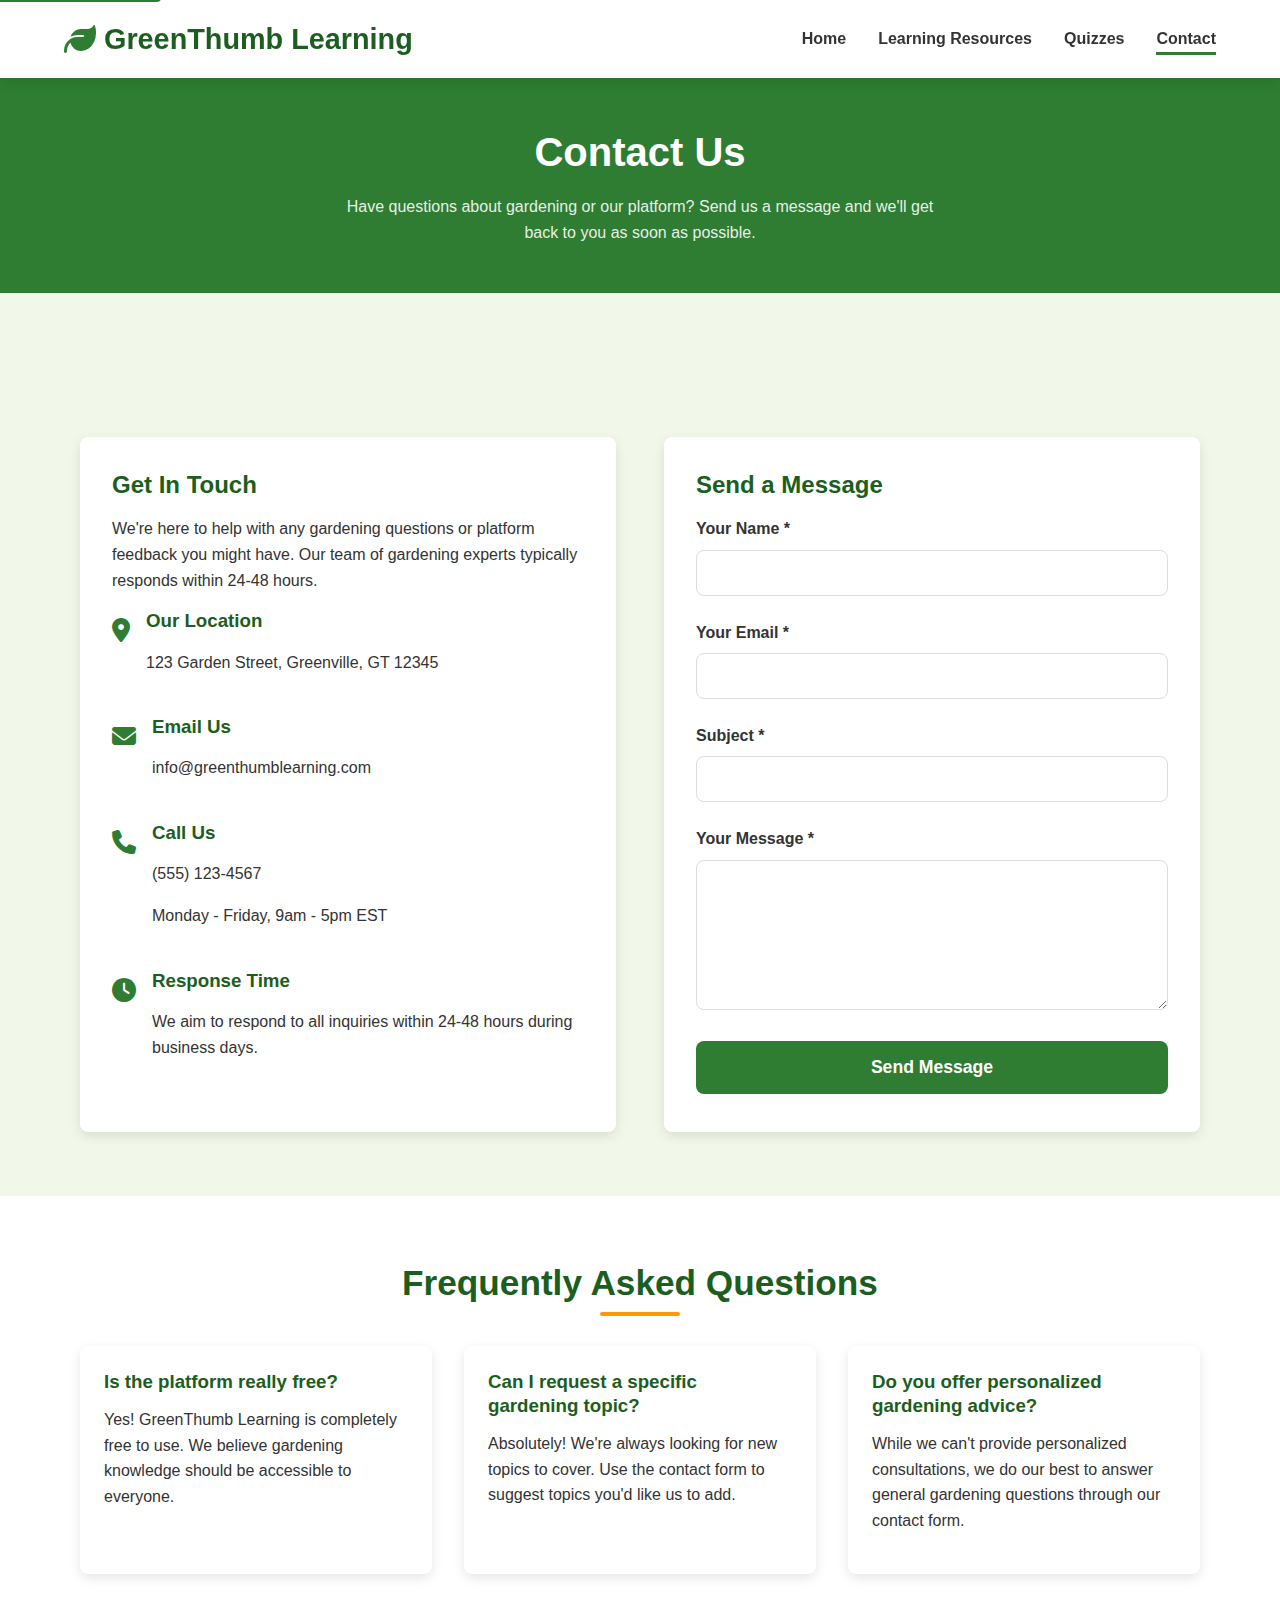
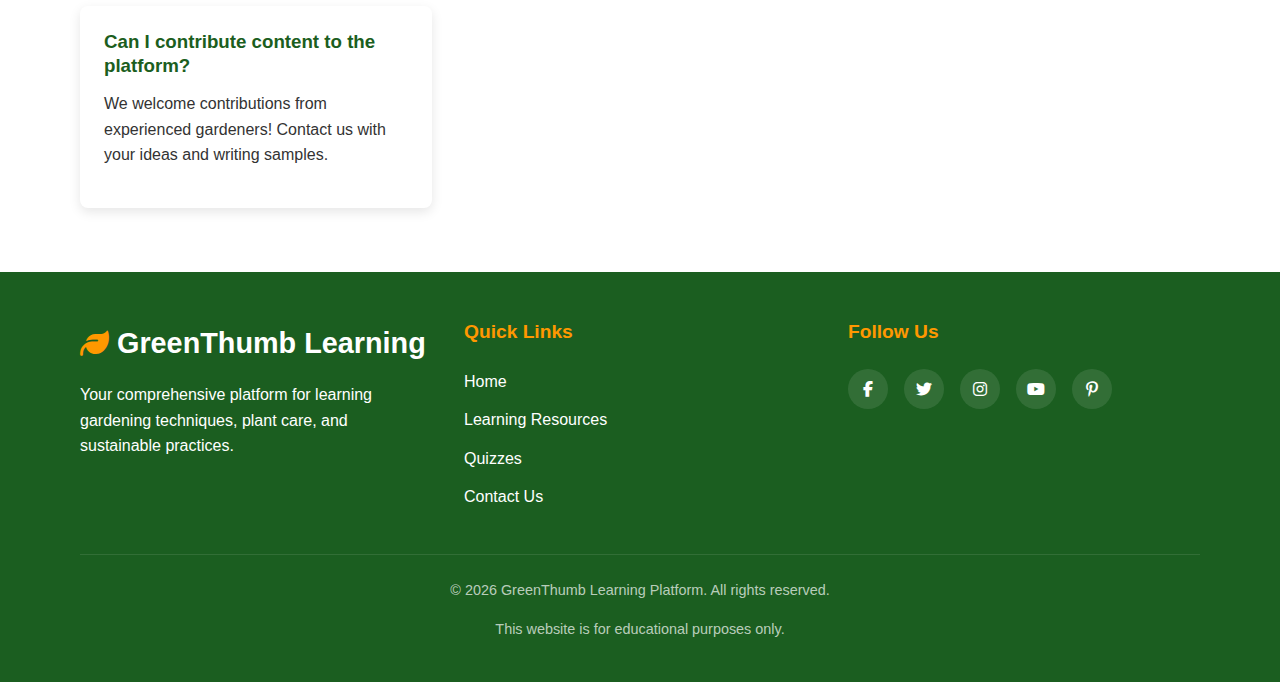
<file: my web brief website/contact.html>
<!DOCTYPE html>
<html lang="en">
<head>
    <meta charset="UTF-8">
    <meta name="viewport" content="width=device-width, initial-scale=1.0">
    <meta name="description" content="Contact GreenThumb Learning with your gardening questions, feedback, or requests">
    <title>Contact Us | GreenThumb Learning</title>
    <link rel="stylesheet" href="https://cdnjs.cloudflare.com/ajax/libs/font-awesome/6.4.0/css/all.min.css">
    <link rel="stylesheet" href="style.css">
    <link rel="icon" type="image/x-icon" href="data:image/svg+xml,<svg xmlns=%22http://www.w3.org/2000/svg%22 viewBox=%220 0 100 100%22><text y=%22.9em%22 font-size=%2290%22>🌱</text></svg>">
</head>
<body>
    <!-- Skip to content link for accessibility -->
    <a href="#main-content" class="skip-to-content">Skip to main content</a>

    <!-- Header with sticky navigation -->
    <header>
        <div class="container header-container">
            <a href="index.html" class="logo">
                <i class="fas fa-leaf"></i>
                GreenThumb Learning
            </a>
            
            <button class="mobile-toggle" id="mobile-toggle" aria-label="Toggle navigation menu">
                <i class="fas fa-bars"></i>
            </button>
            
            <nav>
                <ul class="nav-links" id="nav-links">
                    <li><a href="index.html">Home</a></li>
                    <li><a href="resources.html">Learning Resources</a></li>
                    <li><a href="quizzes.html">Quizzes</a></li>
                    <li><a href="contact.html" class="active">Contact</a></li>
                </ul>
            </nav>
        </div>
    </header>

    <!-- Main content area -->
    <main id="main-content">
        <!-- Page header -->
        <section class="page-header">
            <div class="container">
                <h1>Contact Us</h1>
                <p>Have questions about gardening or our platform? Send us a message and we'll get back to you as soon as possible.</p>
            </div>
        </section>

        <!-- Contact section -->
        <section class="section">
            <div class="container">
                <div class="contact-container">
                    <div class="contact-info">
                        <h2>Get In Touch</h2>
                        <p>We're here to help with any gardening questions or platform feedback you might have. Our team of gardening experts typically responds within 24-48 hours.</p>
                        
                        <div class="contact-item">
                            <div class="contact-icon">
                                <i class="fas fa-map-marker-alt"></i>
                            </div>
                            <div>
                                <h3>Our Location</h3>
                                <p>123 Garden Street, Greenville, GT 12345</p>
                            </div>
                        </div>
                        
                        <div class="contact-item">
                            <div class="contact-icon">
                                <i class="fas fa-envelope"></i>
                            </div>
                            <div>
                                <h3>Email Us</h3>
                                <p>info@greenthumblearning.com</p>
                            </div>
                        </div>
                        
                        <div class="contact-item">
                            <div class="contact-icon">
                                <i class="fas fa-phone"></i>
                            </div>
                            <div>
                                <h3>Call Us</h3>
                                <p>(555) 123-4567</p>
                                <p>Monday - Friday, 9am - 5pm EST</p>
                            </div>
                        </div>
                        
                        <div class="contact-item">
                            <div class="contact-icon">
                                <i class="fas fa-clock"></i>
                            </div>
                            <div>
                                <h3>Response Time</h3>
                                <p>We aim to respond to all inquiries within 24-48 hours during business days.</p>
                            </div>
                        </div>
                    </div>
                    
                    <div class="contact-form">
                        <h2>Send a Message</h2>
                        <form id="contact-form">
                            <div class="form-group">
                                <label for="name" class="form-label">Your Name *</label>
                                <input type="text" id="name" class="form-control" required>
                                <div class="error-message" id="name-error">Please enter your name.</div>
                            </div>
                            
                            <div class="form-group">
                                <label for="email" class="form-label">Your Email *</label>
                                <input type="email" id="email" class="form-control" required>
                                <div class="error-message" id="email-error">Please enter a valid email address.</div>
                            </div>
                            
                            <div class="form-group">
                                <label for="subject" class="form-label">Subject *</label>
                                <input type="text" id="subject" class="form-control" required>
                                <div class="error-message" id="subject-error">Please enter a subject.</div>
                            </div>
                            
                            <div class="form-group">
                                <label for="message" class="form-label">Your Message *</label>
                                <textarea id="message" class="form-control" required></textarea>
                                <div class="error-message" id="message-error">Please enter your message.</div>
                            </div>
                            
                            <button type="submit" class="btn form-submit">Send Message</button>
                        </form>
                    </div>
                </div>
            </div>
        </section>

        <!-- FAQ section -->
        <section class="section" style="background-color: var(--white);">
            <div class="container">
                <h2 class="section-title">Frequently Asked Questions</h2>
                <div class="topics-grid">
                    <div class="topic-card">
                        <div class="topic-content">
                            <h3>Is the platform really free?</h3>
                            <p>Yes! GreenThumb Learning is completely free to use. We believe gardening knowledge should be accessible to everyone.</p>
                        </div>
                    </div>
                    <div class="topic-card">
                        <div class="topic-content">
                            <h3>Can I request a specific gardening topic?</h3>
                            <p>Absolutely! We're always looking for new topics to cover. Use the contact form to suggest topics you'd like us to add.</p>
                        </div>
                    </div>
                    <div class="topic-card">
                        <div class="topic-content">
                            <h3>Do you offer personalized gardening advice?</h3>
                            <p>While we can't provide personalized consultations, we do our best to answer general gardening questions through our contact form.</p>
                        </div>
                    </div>
                    <div class="topic-card">
                        <div class="topic-content">
                            <h3>Can I contribute content to the platform?</h3>
                            <p>We welcome contributions from experienced gardeners! Contact us with your ideas and writing samples.</p>
                        </div>
                    </div>
                </div>
            </div>
        </section>
    </main>

    <!-- Modal for detailed topic information -->
    <div class="modal-overlay" id="topic-modal">
        <div class="modal">
            <button class="modal-close" id="modal-close" aria-label="Close modal">&times;</button>
            <div class="modal-content" id="modal-content">
                <!-- Modal content will be populated by JavaScript -->
            </div>
        </div>
    </div>

    <!-- Footer -->
    <footer>
        <div class="container">
            <div class="footer-container">
                <div class="footer-about">
                    <div class="footer-logo">
                        <i class="fas fa-leaf"></i>
                        GreenThumb Learning
                    </div>
                    <p>Your comprehensive platform for learning gardening techniques, plant care, and sustainable practices.</p>
                </div>
                
                <div class="footer-links">
                    <h3>Quick Links</h3>
                    <ul>
                        <li><a href="index.html">Home</a></li>
                        <li><a href="resources.html">Learning Resources</a></li>
                        <li><a href="quizzes.html">Quizzes</a></li>
                        <li><a href="contact.html">Contact Us</a></li>
                    </ul>
                </div>
                
                <div class="footer-social">
                    <h3>Follow Us</h3>
                    <div class="social-icons">
                        <a href="#" aria-label="Facebook"><i class="fab fa-facebook-f"></i></a>
                        <a href="#" aria-label="Twitter"><i class="fab fa-twitter"></i></a>
                        <a href="#" aria-label="Instagram"><i class="fab fa-instagram"></i></a>
                        <a href="#" aria-label="YouTube"><i class="fab fa-youtube"></i></a>
                        <a href="#" aria-label="Pinterest"><i class="fab fa-pinterest-p"></i></a>
                    </div>
                </div>
            </div>
            
            <div class="copyright">
                <p>&copy; 2026 GreenThumb Learning Platform. All rights reserved.</p>
                <p>This website is for educational purposes only.</p>
            </div>
        </div>
    </footer>

    <script src="script.js"></script>
</body>
</html>
</file>
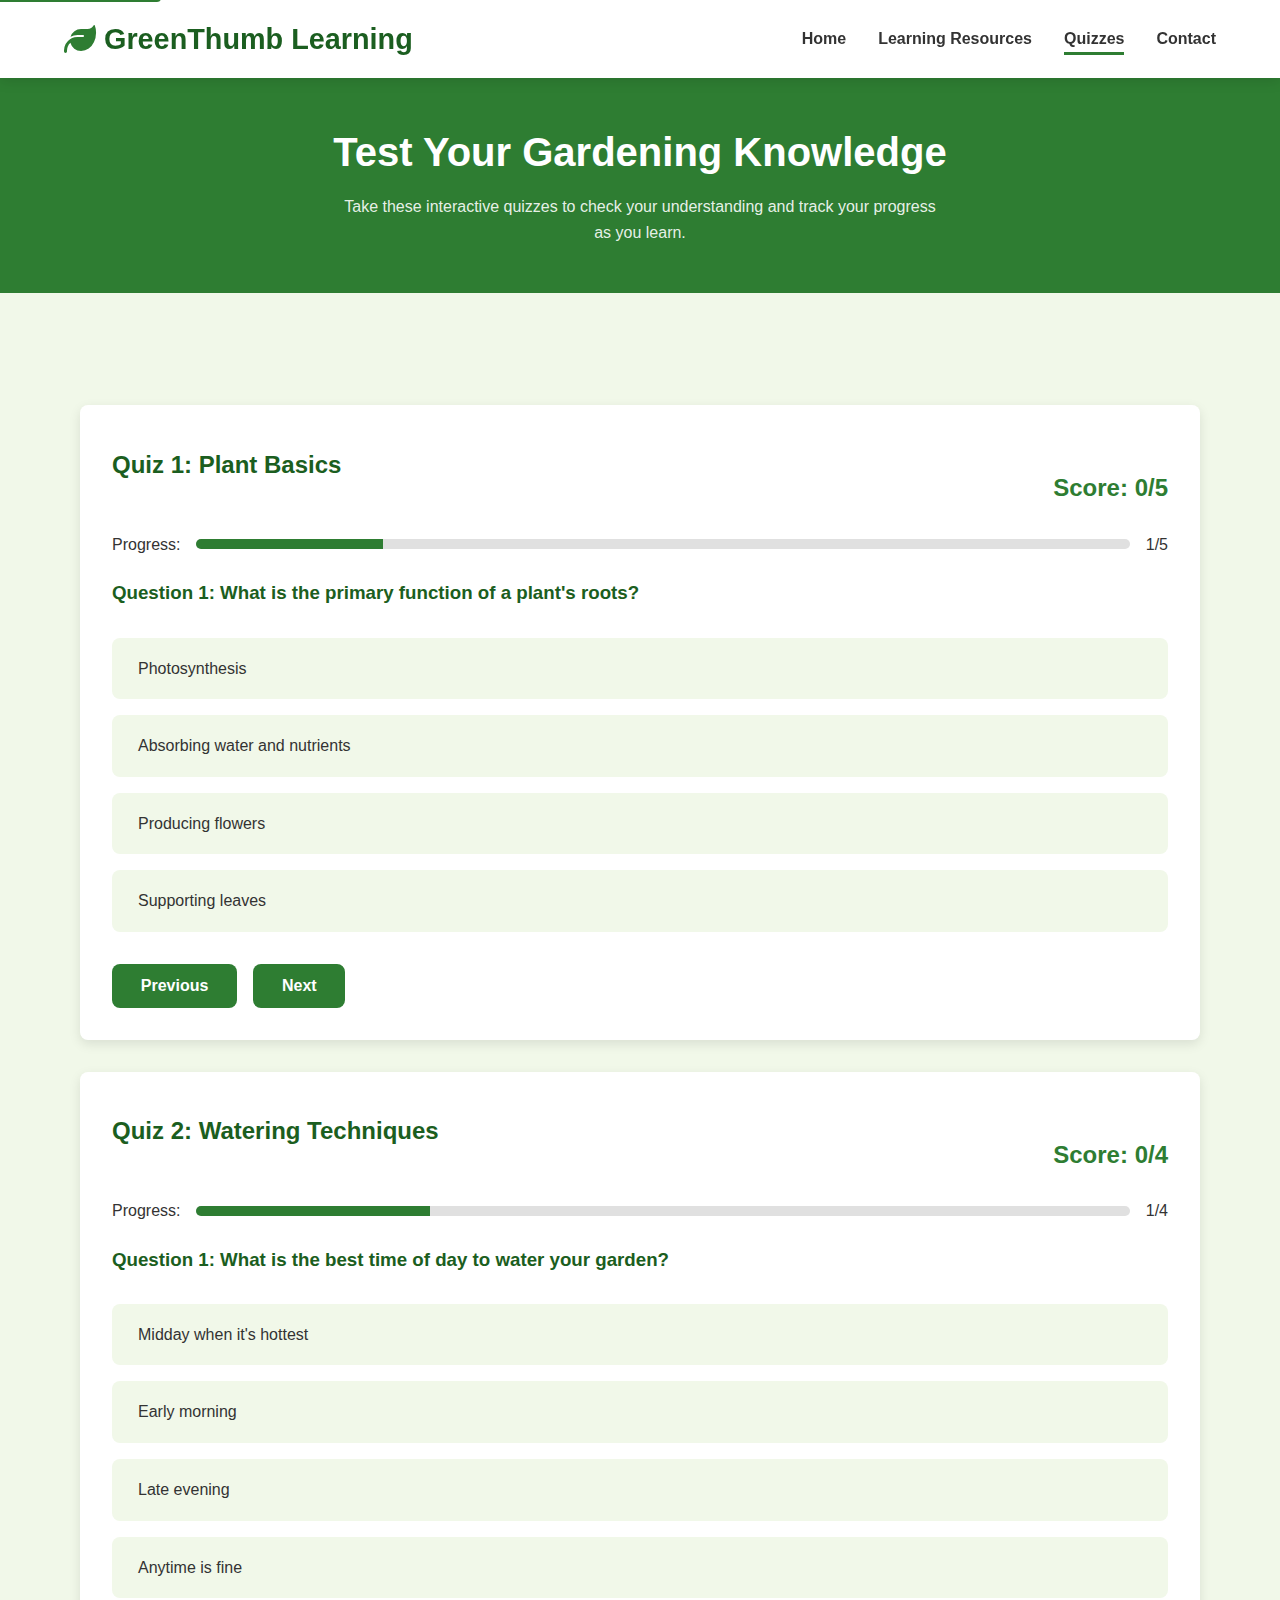
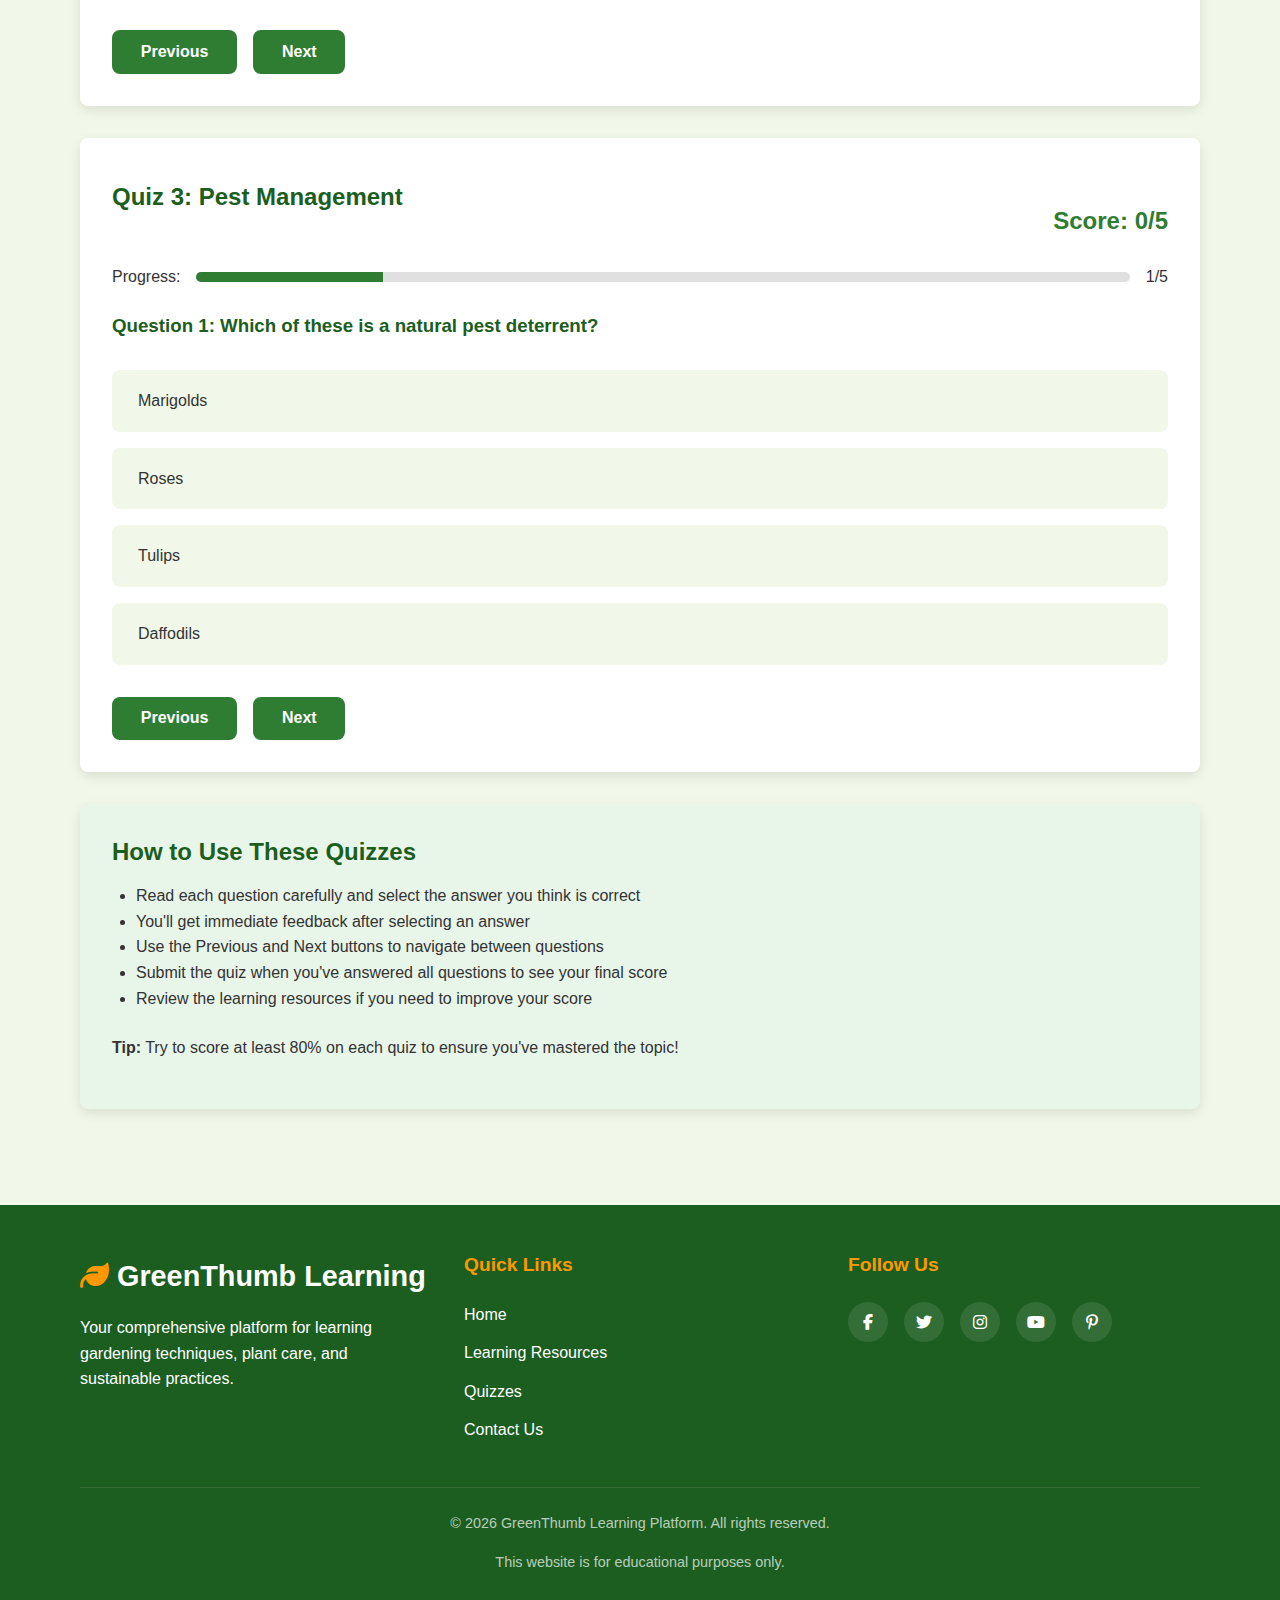
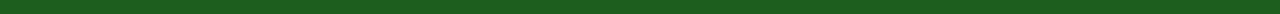
<file: my web brief website/quizzes.html>
<!DOCTYPE html>
<html lang="en">
<head>
    <meta charset="UTF-8">
    <meta name="viewport" content="width=device-width, initial-scale=1.0">
    <meta name="description" content="Test your gardening knowledge with interactive quizzes on plant basics, watering techniques, and pest management">
    <title>Gardening Quizzes | GreenThumb Learning</title>
    <link rel="stylesheet" href="https://cdnjs.cloudflare.com/ajax/libs/font-awesome/6.4.0/css/all.min.css">
    <link rel="stylesheet" href="style.css">
    <link rel="icon" type="image/x-icon" href="data:image/svg+xml,<svg xmlns=%22http://www.w3.org/2000/svg%22 viewBox=%220 0 100 100%22><text y=%22.9em%22 font-size=%2290%22>🌱</text></svg>">
</head>
<body>
    <!-- Skip to content link for accessibility -->
    <a href="#main-content" class="skip-to-content">Skip to main content</a>

    <!-- Header with sticky navigation -->
    <header>
        <div class="container header-container">
            <a href="index.html" class="logo">
                <i class="fas fa-leaf"></i>
                GreenThumb Learning
            </a>
            
            <button class="mobile-toggle" id="mobile-toggle" aria-label="Toggle navigation menu">
                <i class="fas fa-bars"></i>
            </button>
            
            <nav>
                <ul class="nav-links" id="nav-links">
                    <li><a href="index.html">Home</a></li>
                    <li><a href="resources.html">Learning Resources</a></li>
                    <li><a href="quizzes.html" class="active">Quizzes</a></li>
                    <li><a href="contact.html">Contact</a></li>
                </ul>
            </nav>
        </div>
    </header>

    <!-- Main content area -->
    <main id="main-content">
        <!-- Page header -->
        <section class="page-header">
            <div class="container">
                <h1>Test Your Gardening Knowledge</h1>
                <p>Take these interactive quizzes to check your understanding and track your progress as you learn.</p>
            </div>
        </section>

        <!-- Quizzes section -->
        <section class="section">
            <div class="container">
                <!-- Quiz 1: Plant Basics -->
                <div class="quiz-section" id="quiz-1">
                    <div class="quiz-header">
                        <h2>Quiz 1: Plant Basics</h2>
                        <div class="score-display">Score: <span id="score-1">0</span>/5</div>
                    </div>
                    <div class="quiz-progress">
                        <span>Progress:</span>
                        <div class="progress-bar">
                            <div class="progress-fill" id="progress-1"></div>
                        </div>
                        <span id="progress-text-1">0/5</span>
                    </div>
                    <div class="question-container">
                        <h3 id="question-1">Question 1: What is the primary function of a plant's roots?</h3>
                    </div>
                    <div class="options-container" id="options-1">
                        <!-- Options will be populated by JavaScript -->
                    </div>
                    <div class="quiz-feedback" id="feedback-1"></div>
                    <div class="quiz-navigation">
                        <button class="btn" id="prev-1" disabled>Previous</button>
                        <button class="btn" id="next-1">Next</button>
                        <button class="btn btn-secondary" id="submit-1" style="display: none;">Submit Quiz</button>
                    </div>
                </div>

                <!-- Quiz 2: Watering Techniques -->
                <div class="quiz-section" id="quiz-2">
                    <div class="quiz-header">
                        <h2>Quiz 2: Watering Techniques</h2>
                        <div class="score-display">Score: <span id="score-2">0</span>/4</div>
                    </div>
                    <div class="quiz-progress">
                        <span>Progress:</span>
                        <div class="progress-bar">
                            <div class="progress-fill" id="progress-2"></div>
                        </div>
                        <span id="progress-text-2">0/4</span>
                    </div>
                    <div class="question-container">
                        <h3 id="question-2">Question 1: What is the best time of day to water your garden?</h3>
                    </div>
                    <div class="options-container" id="options-2">
                        <!-- Options will be populated by JavaScript -->
                    </div>
                    <div class="quiz-feedback" id="feedback-2"></div>
                    <div class="quiz-navigation">
                        <button class="btn" id="prev-2" disabled>Previous</button>
                        <button class="btn" id="next-2">Next</button>
                        <button class="btn btn-secondary" id="submit-2" style="display: none;">Submit Quiz</button>
                    </div>
                </div>

                <!-- Quiz 3: Pest Management -->
                <div class="quiz-section" id="quiz-3">
                    <div class="quiz-header">
                        <h2>Quiz 3: Pest Management</h2>
                        <div class="score-display">Score: <span id="score-3">0</span>/5</div>
                    </div>
                    <div class="quiz-progress">
                        <span>Progress:</span>
                        <div class="progress-bar">
                            <div class="progress-fill" id="progress-3"></div>
                        </div>
                        <span id="progress-text-3">0/5</span>
                    </div>
                    <div class="question-container">
                        <h3 id="question-3">Question 1: Which of these is a natural pest deterrent?</h3>
                    </div>
                    <div class="options-container" id="options-3">
                        <!-- Options will be populated by JavaScript -->
                    </div>
                    <div class="quiz-feedback" id="feedback-3"></div>
                    <div class="quiz-navigation">
                        <button class="btn" id="prev-3" disabled>Previous</button>
                        <button class="btn" id="next-3">Next</button>
                        <button class="btn btn-secondary" id="submit-3" style="display: none;">Submit Quiz</button>
                    </div>
                </div>

                <!-- Quiz instructions -->
                <div class="quiz-section" style="background-color: #E8F5E9;">
                    <h2>How to Use These Quizzes</h2>
                    <ul style="margin-left: 1.5rem; margin-bottom: 1.5rem;">
                        <li>Read each question carefully and select the answer you think is correct</li>
                        <li>You'll get immediate feedback after selecting an answer</li>
                        <li>Use the Previous and Next buttons to navigate between questions</li>
                        <li>Submit the quiz when you've answered all questions to see your final score</li>
                        <li>Review the learning resources if you need to improve your score</li>
                    </ul>
                    <p><strong>Tip:</strong> Try to score at least 80% on each quiz to ensure you've mastered the topic!</p>
                </div>
            </div>
        </section>
    </main>

    <!-- Modal for detailed topic information -->
    <div class="modal-overlay" id="topic-modal">
        <div class="modal">
            <button class="modal-close" id="modal-close" aria-label="Close modal">&times;</button>
            <div class="modal-content" id="modal-content">
                <!-- Modal content will be populated by JavaScript -->
            </div>
        </div>
    </div>

    <!-- Footer -->
    <footer>
        <div class="container">
            <div class="footer-container">
                <div class="footer-about">
                    <div class="footer-logo">
                        <i class="fas fa-leaf"></i>
                        GreenThumb Learning
                    </div>
                    <p>Your comprehensive platform for learning gardening techniques, plant care, and sustainable practices.</p>
                </div>
                
                <div class="footer-links">
                    <h3>Quick Links</h3>
                    <ul>
                        <li><a href="index.html">Home</a></li>
                        <li><a href="resources.html">Learning Resources</a></li>
                        <li><a href="quizzes.html">Quizzes</a></li>
                        <li><a href="contact.html">Contact Us</a></li>
                    </ul>
                </div>
                
                <div class="footer-social">
                    <h3>Follow Us</h3>
                    <div class="social-icons">
                        <a href="#" aria-label="Facebook"><i class="fab fa-facebook-f"></i></a>
                        <a href="#" aria-label="Twitter"><i class="fab fa-twitter"></i></a>
                        <a href="#" aria-label="Instagram"><i class="fab fa-instagram"></i></a>
                        <a href="#" aria-label="YouTube"><i class="fab fa-youtube"></i></a>
                        <a href="#" aria-label="Pinterest"><i class="fab fa-pinterest-p"></i></a>
                    </div>
                </div>
            </div>
            
            <div class="copyright">
                <p>&copy; 2026 GreenThumb Learning Platform. All rights reserved.</p>
                <p>This website is for educational purposes only.</p>
            </div>
        </div>
    </footer>

    <script src="script.js"></script>
</body>
</html>
</file>
<file: my web brief website/style.css>
/* ===== CSS RESET & GLOBAL STYLES ===== */
* {
    margin: 0;
    padding: 0;
    box-sizing: border-box;
}

:root {
    --primary-color: #2E7D32;
    --secondary-color: #4CAF50;
    --accent-color: #FF9800;
    --light-color: #F1F8E9;
    --dark-color: #1B5E20;
    --text-color: #333;
    --text-light: #777;
    --white: #FFFFFF;
    --shadow: 0 4px 12px rgba(0, 0, 0, 0.1);
    --border-radius: 8px;
    --transition: all 0.3s ease;
}

html {
    scroll-behavior: smooth;
}

body {
    font-family: 'Segoe UI', Tahoma, Geneva, Verdana, sans-serif;
    line-height: 1.6;
    color: var(--text-color);
    background-color: var(--light-color);
    min-height: 100vh;
    display: flex;
    flex-direction: column;
}

h1, h2, h3, h4 {
    color: var(--dark-color);
    line-height: 1.3;
    margin-bottom: 1rem;
}

p {
    margin-bottom: 1rem;
}

a {
    text-decoration: none;
    color: inherit;
}

img {
    max-width: 100%;
    height: auto;
    display: block;
}

.container {
    width: 90%;
    max-width: 1200px;
    margin: 0 auto;
    padding: 0 1rem;
}

.section {
    padding: 4rem 0;
}

.btn {
    display: inline-block;
    padding: 0.8rem 1.8rem;
    background-color: var(--primary-color);
    color: var(--white);
    border: none;
    border-radius: var(--border-radius);
    cursor: pointer;
    font-weight: 600;
    transition: var(--transition);
    text-align: center;
    font-size: 1rem;
}

.btn:hover {
    background-color: var(--dark-color);
    transform: translateY(-3px);
    box-shadow: var(--shadow);
}

.btn-secondary {
    background-color: var(--accent-color);
    color: var(--dark-color);
}

.btn-secondary:hover {
    background-color: #F57C00;
}

.section-title {
    text-align: center;
    font-size: 2.2rem;
    margin-bottom: 2.5rem;
    position: relative;
}

.section-title::after {
    content: '';
    position: absolute;
    width: 80px;
    height: 4px;
    background-color: var(--accent-color);
    bottom: -10px;
    left: 50%;
    transform: translateX(-50%);
    border-radius: 2px;
}

/* ===== ACCESSIBILITY UTILITIES ===== */
.sr-only {
    position: absolute;
    width: 1px;
    height: 1px;
    padding: 0;
    margin: -1px;
    overflow: hidden;
    clip: rect(0, 0, 0, 0);
    white-space: nowrap;
    border: 0;
}

.skip-to-content {
    position: absolute;
    top: -40px;
    left: 0;
    background: var(--primary-color);
    color: white;
    padding: 8px;
    z-index: 1001;
    transition: top 0.3s;
    border-radius: 0 0 4px 0;
}

.skip-to-content:focus {
    top: 0;
}

/* ===== HEADER & NAVIGATION ===== */
header {
    background-color: var(--white);
    box-shadow: var(--shadow);
    position: sticky;
    top: 0;
    z-index: 1000;
    transition: var(--transition);
}

.header-container {
    display: flex;
    justify-content: space-between;
    align-items: center;
    padding: 1rem 0;
}

.logo {
    display: flex;
    align-items: center;
    font-size: 1.8rem;
    font-weight: 700;
    color: var(--dark-color);
}

.logo i {
    color: var(--primary-color);
    margin-right: 0.5rem;
    font-size: 2rem;
}

.nav-links {
    display: flex;
    list-style: none;
}

.nav-links li {
    margin-left: 2rem;
}

.nav-links a {
    font-weight: 600;
    position: relative;
    padding: 0.5rem 0;
}

.nav-links a::after {
    content: '';
    position: absolute;
    width: 0;
    height: 3px;
    background-color: var(--primary-color);
    bottom: 0;
    left: 0;
    transition: width 0.3s ease;
}

.nav-links a:hover::after,
.nav-links a.active::after {
    width: 100%;
}

.mobile-toggle {
    display: none;
    font-size: 1.5rem;
    cursor: pointer;
    color: var(--dark-color);
    background: none;
    border: none;
}

/* ===== HERO SECTION ===== */
.hero {
    background: linear-gradient(rgba(0, 0, 0, 0.7), rgba(0, 0, 0, 0.7)), 
                url('https://images.unsplash.com/photo-1578301978693-85fa9c0320b9?ixlib=rb-4.0.3&auto=format&fit=crop&w=1771&q=80') center/cover no-repeat;
    color: var(--white);
    text-align: center;
    padding: 8rem 0;
    margin-bottom: 2rem;
}

.hero h1 {
    color: var(--white);
    font-size: 3.2rem;
    margin-bottom: 1.5rem;
}

.hero p {
    font-size: 1.2rem;
    max-width: 800px;
    margin: 0 auto 2rem;
    color: #f0f0f0;
}

/* ===== FEATURES SECTION ===== */
.features {
    display: grid;
    grid-template-columns: repeat(auto-fit, minmax(300px, 1fr));
    gap: 2rem;
    margin-top: 2rem;
}

.feature-card {
    background-color: var(--white);
    border-radius: var(--border-radius);
    padding: 2rem;
    text-align: center;
    box-shadow: var(--shadow);
    transition: var(--transition);
}

.feature-card:hover {
    transform: translateY(-10px);
}

.feature-icon {
    font-size: 3rem;
    color: var(--primary-color);
    margin-bottom: 1.5rem;
}

/* ===== LEARNING RESOURCES PAGE ===== */
.page-header {
    background-color: var(--primary-color);
    color: var(--white);
    text-align: center;
    padding: 3rem 0;
    margin-bottom: 3rem;
}

.page-header h1 {
    color: var(--white);
    font-size: 2.5rem;
}

.page-header p {
    max-width: 600px;
    margin: 0 auto;
    color: rgba(255, 255, 255, 0.9);
}

.topics-grid {
    display: grid;
    grid-template-columns: repeat(auto-fill, minmax(300px, 1fr));
    gap: 2rem;
    margin-top: 2rem;
}

.topic-card {
    background-color: var(--white);
    border-radius: var(--border-radius);
    overflow: hidden;
    box-shadow: var(--shadow);
    transition: var(--transition);
}

.topic-card:hover {
    transform: translateY(-5px);
    box-shadow: 0 8px 20px rgba(0, 0, 0, 0.15);
}

.topic-img {
    height: 200px;
    overflow: hidden;
}

.topic-img img {
    width: 100%;
    height: 100%;
    object-fit: cover;
    transition: transform 0.5s ease;
}

.topic-card:hover .topic-img img {
    transform: scale(1.05);
}

.topic-content {
    padding: 1.5rem;
}

.topic-content h3 {
    color: var(--dark-color);
    margin-bottom: 0.8rem;
}

/* ===== MODAL STYLES ===== */
.modal-overlay {
    position: fixed;
    top: 0;
    left: 0;
    right: 0;
    bottom: 0;
    background-color: rgba(0, 0, 0, 0.7);
    display: flex;
    justify-content: center;
    align-items: center;
    z-index: 2000;
    opacity: 0;
    visibility: hidden;
    transition: opacity 0.3s ease, visibility 0.3s ease;
}

.modal-overlay.active {
    opacity: 1;
    visibility: visible;
}

.modal {
    background-color: var(--white);
    border-radius: var(--border-radius);
    width: 90%;
    max-width: 700px;
    max-height: 80vh;
    overflow-y: auto;
    position: relative;
    padding: 2rem;
    transform: translateY(-50px);
    transition: transform 0.3s ease;
}

.modal-overlay.active .modal {
    transform: translateY(0);
}

.modal-close {
    position: absolute;
    top: 1rem;
    right: 1rem;
    background: none;
    border: none;
    font-size: 1.5rem;
    cursor: pointer;
    color: var(--text-light);
    transition: var(--transition);
    width: 40px;
    height: 40px;
    display: flex;
    align-items: center;
    justify-content: center;
    border-radius: 50%;
}

.modal-close:hover {
    color: var(--dark-color);
    background-color: rgba(0, 0, 0, 0.05);
}

.modal-content img {
    width: 100%;
    max-height: 300px;
    object-fit: cover;
    border-radius: var(--border-radius);
    margin-bottom: 1.5rem;
}

/* ===== QUIZ PAGE STYLES ===== */
.quiz-section {
    background-color: var(--white);
    border-radius: var(--border-radius);
    padding: 2rem;
    margin-bottom: 2rem;
    box-shadow: var(--shadow);
}

.quiz-header {
    display: flex;
    justify-content: space-between;
    align-items: center;
    margin-bottom: 1.5rem;
}

.quiz-progress {
    display: flex;
    align-items: center;
    gap: 1rem;
    margin-bottom: 1.5rem;
}

.progress-bar {
    flex-grow: 1;
    height: 10px;
    background-color: #e0e0e0;
    border-radius: 5px;
    overflow: hidden;
}

.progress-fill {
    height: 100%;
    background-color: var(--primary-color);
    width: 0%;
    transition: width 0.5s ease;
}

.question-container {
    margin-bottom: 2rem;
}

.options-container {
    display: grid;
    grid-template-columns: 1fr;
    gap: 1rem;
    margin-bottom: 2rem;
}

.option {
    padding: 1rem 1.5rem;
    background-color: var(--light-color);
    border: 2px solid transparent;
    border-radius: var(--border-radius);
    cursor: pointer;
    transition: var(--transition);
    text-align: left;
}

.option:hover {
    background-color: #E8F5E9;
}

.option.selected {
    border-color: var(--primary-color);
    background-color: #E8F5E9;
}

.option.correct {
    border-color: #4CAF50;
    background-color: #E8F5E9;
}

.option.incorrect {
    border-color: #F44336;
    background-color: #FFEBEE;
}

.quiz-feedback {
    padding: 1rem;
    border-radius: var(--border-radius);
    margin-bottom: 1.5rem;
    display: none;
}

.quiz-feedback.correct {
    background-color: #E8F5E9;
    color: #2E7D32;
    border-left: 4px solid #4CAF50;
}

.quiz-feedback.incorrect {
    background-color: #FFEBEE;
    color: #C62828;
    border-left: 4px solid #F44336;
}

.score-display {
    font-size: 1.5rem;
    font-weight: 700;
    color: var(--primary-color);
    text-align: center;
    margin-top: 2rem;
}

.quiz-navigation {
    display: flex;
    gap: 1rem;
    flex-wrap: wrap;
}

/* ===== CONTACT PAGE STYLES ===== */
.contact-container {
    display: grid;
    grid-template-columns: repeat(auto-fit, minmax(300px, 1fr));
    gap: 3rem;
    margin-top: 2rem;
}

.contact-info {
    background-color: var(--white);
    padding: 2rem;
    border-radius: var(--border-radius);
    box-shadow: var(--shadow);
}

.contact-item {
    display: flex;
    align-items: flex-start;
    margin-bottom: 1.5rem;
}

.contact-icon {
    font-size: 1.5rem;
    color: var(--primary-color);
    margin-right: 1rem;
    margin-top: 0.2rem;
}

.contact-form {
    background-color: var(--white);
    padding: 2rem;
    border-radius: var(--border-radius);
    box-shadow: var(--shadow);
}

.form-group {
    margin-bottom: 1.5rem;
}

.form-label {
    display: block;
    margin-bottom: 0.5rem;
    font-weight: 600;
}

.form-control {
    width: 100%;
    padding: 0.8rem;
    border: 1px solid #ddd;
    border-radius: var(--border-radius);
    font-family: inherit;
    font-size: 1rem;
    transition: var(--transition);
}

.form-control:focus {
    border-color: var(--primary-color);
    outline: none;
    box-shadow: 0 0 0 3px rgba(46, 125, 50, 0.2);
}

textarea.form-control {
    min-height: 150px;
    resize: vertical;
}

.error-message {
    color: #F44336;
    font-size: 0.9rem;
    margin-top: 0.3rem;
    display: none;
}

.form-submit {
    width: 100%;
    padding: 1rem;
    font-size: 1.1rem;
}

/* ===== FOOTER STYLES ===== */
footer {
    background-color: var(--dark-color);
    color: var(--white);
    padding: 3rem 0 1.5rem;
    margin-top: auto;
}

.footer-container {
    display: grid;
    grid-template-columns: repeat(auto-fit, minmax(250px, 1fr));
    gap: 2rem;
    margin-bottom: 2rem;
}

.footer-logo {
    font-size: 1.8rem;
    font-weight: 700;
    margin-bottom: 1rem;
    display: flex;
    align-items: center;
}

.footer-logo i {
    color: var(--accent-color);
    margin-right: 0.5rem;
}

.footer-links h3,
.footer-social h3 {
    font-size: 1.2rem;
    margin-bottom: 1.5rem;
    color: var(--accent-color);
}

.footer-links ul {
    list-style: none;
}

.footer-links li {
    margin-bottom: 0.8rem;
}

.footer-links a {
    transition: var(--transition);
}

.footer-links a:hover {
    color: var(--accent-color);
    padding-left: 5px;
}

.social-icons {
    display: flex;
    gap: 1rem;
}

.social-icons a {
    display: flex;
    align-items: center;
    justify-content: center;
    width: 40px;
    height: 40px;
    background-color: rgba(255, 255, 255, 0.1);
    border-radius: 50%;
    transition: var(--transition);
}

.social-icons a:hover {
    background-color: var(--accent-color);
    transform: translateY(-3px);
}

.copyright {
    text-align: center;
    padding-top: 1.5rem;
    border-top: 1px solid rgba(255, 255, 255, 0.1);
    font-size: 0.9rem;
    color: rgba(255, 255, 255, 0.7);
}

/* ===== RESPONSIVE STYLES ===== */
@media (max-width: 992px) {
    .hero h1 {
        font-size: 2.8rem;
    }
    
    .section-title {
        font-size: 2rem;
    }
}

@media (max-width: 768px) {
    .mobile-toggle {
        display: block;
    }

    .nav-links {
        position: fixed;
        top: 70px;
        left: 0;
        width: 100%;
        background-color: var(--white);
        flex-direction: column;
        align-items: center;
        padding: 2rem 0;
        box-shadow: var(--shadow);
        transform: translateY(-100%);
        opacity: 0;
        visibility: hidden;
        transition: var(--transition);
        z-index: 999;
    }

    .nav-links.active {
        transform: translateY(0);
        opacity: 1;
        visibility: visible;
    }

    .nav-links li {
        margin: 1rem 0;
    }

    .hero h1 {
        font-size: 2.4rem;
    }

    .hero {
        padding: 6rem 0;
    }

    .section {
        padding: 3rem 0;
    }
    
    .quiz-header {
        flex-direction: column;
        align-items: flex-start;
        gap: 1rem;
    }
}

@media (max-width: 576px) {
    .hero h1 {
        font-size: 2rem;
    }
    
    .hero p {
        font-size: 1rem;
    }
    
    .btn {
        padding: 0.7rem 1.5rem;
    }
    
    .section-title {
        font-size: 1.8rem;
    }
    
    .quiz-navigation {
        flex-direction: column;
    }
    
    .quiz-navigation .btn {
        width: 100%;
    }
}
</file>
